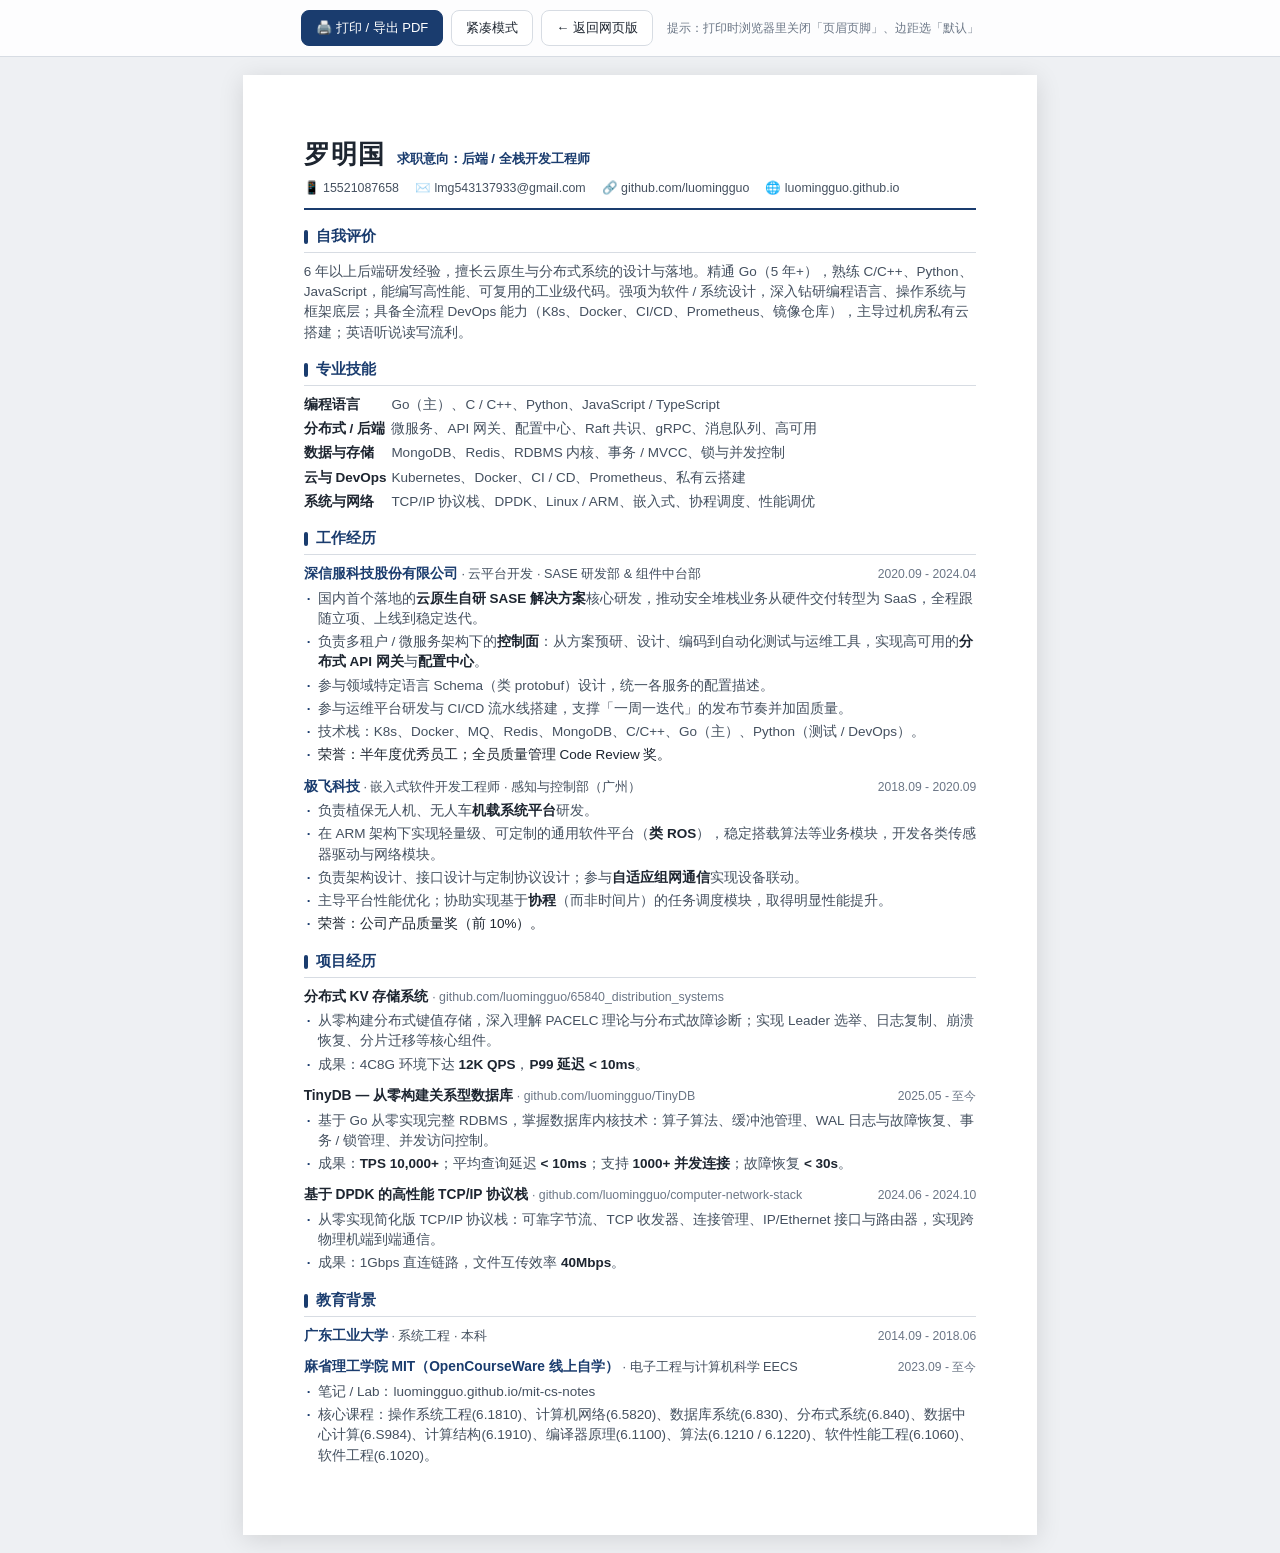
<file: resume.html>
<!DOCTYPE html>
<html lang="zh-CN">

<head>
	<meta charset="UTF-8">
	<meta name="viewport" content="width=device-width, initial-scale=1.0">
	<title>罗明国 — 后端 / 全栈开发工程师 · 简历</title>

	<!-- ============================================================
	     这是一份「打印用」的中文 A4 简历，独立于网站首页。
	     要修改内容：只改下面 <script id="resume-data"> 里的 data 对象即可，
	     不用动 HTML 结构或 CSS。改完刷新页面 → Ctrl/Cmd+P → 另存为 PDF。
	     右上角「紧凑 / 标准」可微调密度，帮你把简历压进 1~2 页。
	     ============================================================ -->

	<style>
		/* ---------- A4 页面设置 ---------- */
		@page {
			size: A4;
			margin: 12mm 14mm;
		}

		:root {
			--ink: #1d2530;
			--soft: #44505f;
			--mute: #6b7686;
			--line: #d7dce3;
			--accent: #1a3c6e;
			/* 密度变量：紧凑模式会被 JS 覆盖 */
			--gap-section: 16px;
			--gap-item: 11px;
			--lh: 1.5;
			--fs: 13.5px;
		}

		* { box-sizing: border-box; }

		html, body { margin: 0; padding: 0; }

		body {
			font-family: "PingFang SC", "Microsoft YaHei", "Hiragino Sans GB", "Source Han Sans SC", "Noto Sans CJK SC", sans-serif;
			color: var(--ink);
			background: #eef0f3;
			font-size: var(--fs);
			line-height: var(--lh);
		}

		/* 屏幕上模拟 A4 纸张 */
		.page {
			width: 210mm;
			min-height: 297mm;
			margin: 18px auto;
			padding: 16mm 16mm 14mm;
			background: #fff;
			box-shadow: 0 4px 24px rgba(0, 0, 0, .12);
		}

		/* ---------- 工具条（仅屏幕显示） ---------- */
		.toolbar {
			position: sticky;
			top: 0;
			z-index: 10;
			display: flex;
			gap: 8px;
			justify-content: center;
			align-items: center;
			padding: 10px;
			background: rgba(255, 255, 255, .85);
			backdrop-filter: blur(6px);
			border-bottom: 1px solid var(--line);
		}
		.toolbar button, .toolbar a {
			font: inherit;
			font-size: 13px;
			padding: 7px 14px;
			border-radius: 8px;
			border: 1px solid var(--line);
			background: #fff;
			color: var(--ink);
			cursor: pointer;
			text-decoration: none;
		}
		.toolbar button:hover, .toolbar a:hover { border-color: var(--accent); color: var(--accent); }
		.toolbar .primary { background: var(--accent); color: #fff; border-color: var(--accent); }
		.toolbar .hint { font-size: 12px; color: var(--mute); margin-left: 6px; }

		/* ---------- 头部 ---------- */
		.r-head { border-bottom: 2px solid var(--accent); padding-bottom: 10px; margin-bottom: var(--gap-section); }
		.r-name { font-size: 1.9em; font-weight: 800; letter-spacing: 1px; margin: 0; }
		.r-name .intent { font-size: .52em; font-weight: 600; color: var(--accent); margin-left: 12px; letter-spacing: 0; }
		.r-contact { margin-top: 6px; color: var(--soft); font-size: .92em; display: flex; flex-wrap: wrap; gap: 4px 16px; }
		.r-contact a { color: var(--soft); text-decoration: none; }

		/* ---------- 区块标题 ---------- */
		.section { margin-bottom: var(--gap-section); }
		.section-title {
			font-size: 1.08em;
			font-weight: 800;
			color: var(--accent);
			border-bottom: 1px solid var(--line);
			padding-bottom: 4px;
			margin: 0 0 9px;
			display: flex;
			align-items: center;
			gap: 8px;
		}
		.section-title::before {
			content: "";
			width: 4px; height: 14px;
			background: var(--accent);
			border-radius: 2px;
		}

		/* ---------- 自我评价 ---------- */
		.summary { color: var(--soft); margin: 0; }

		/* ---------- 技能 ---------- */
		.skills { margin: 0; }
		.skill-row { display: flex; margin-bottom: 4px; }
		.skill-k { flex: 0 0 6.5em; font-weight: 700; color: var(--ink); }
		.skill-v { color: var(--soft); }

		/* ---------- 经历条目 ---------- */
		.item { margin-bottom: var(--gap-item); break-inside: avoid; }
		.item:last-child { margin-bottom: 0; }
		.item-head { display: flex; justify-content: space-between; align-items: baseline; gap: 12px; }
		.item-title { font-weight: 700; font-size: 1.02em; }
		.item-org { color: var(--accent); font-weight: 600; }
		.item-meta { color: var(--soft); font-weight: 400; font-size: .92em; }
		.item-date { color: var(--mute); font-size: .9em; white-space: nowrap; flex-shrink: 0; }
		.item-sub { color: var(--soft); font-size: .92em; margin: 1px 0 5px; }
		.points { margin: 4px 0 0; padding-left: 0; list-style: none; }
		.points li { position: relative; padding-left: 14px; margin-bottom: 3px; color: var(--soft); }
		.points li::before { content: "·"; position: absolute; left: 3px; color: var(--accent); font-weight: 900; }
		.points li b { color: var(--ink); font-weight: 700; }
		.honor { color: var(--ink); }
		.repo { color: var(--mute); font-size: .9em; font-weight: 400; }

		/* ---------- 打印 ---------- */
		@media print {
			body { background: #fff; font-size: 10.8pt; }
			.toolbar { display: none !important; }
			.page { width: auto; min-height: 0; margin: 0; padding: 0; box-shadow: none; }
			a { color: inherit; }
			.section { break-inside: avoid-page; }
		}
	</style>
</head>

<body>

	<!-- 工具条：打印 & 密度切换（不会被打印） -->
	<div class="toolbar">
		<button class="primary" id="printBtn">🖨️ 打印 / 导出 PDF</button>
		<button id="densityBtn">紧凑模式</button>
		<a href="index.html">← 返回网页版</a>
		<span class="hint">提示：打印时浏览器里关闭「页眉页脚」、边距选「默认」</span>
	</div>

	<div class="page" id="page"></div>

	<!-- ============================================================
	     ↓↓↓ 改简历只改这里 ↓↓↓
	     ============================================================ -->
	<script id="resume-data">
		const data = {
			name: "罗明国",
			intent: "后端 / 全栈开发工程师",
			contacts: [
				{ label: "📱 15521087658" },
				{ label: "✉️ lmg543137933@gmail.com", link: "mailto:lmg543137933@gmail.com" },
				{ label: "🔗 github.com/luomingguo", link: "https://github.com/luomingguo" },
				{ label: "🌐 luomingguo.github.io", link: "https://luomingguo.github.io" },
			],

			summary:
				"6 年以上后端研发经验，擅长云原生与分布式系统的设计与落地。精通 Go（5 年+），熟练 C/C++、Python、JavaScript，" +
				"能编写高性能、可复用的工业级代码。强项为软件 / 系统设计，深入钻研编程语言、操作系统与框架底层；" +
				"具备全流程 DevOps 能力（K8s、Docker、CI/CD、Prometheus、镜像仓库），主导过机房私有云搭建；英语听说读写流利。",

			skills: [
				{ k: "编程语言", v: "Go（主）、C / C++、Python、JavaScript / TypeScript" },
				{ k: "分布式 / 后端", v: "微服务、API 网关、配置中心、Raft 共识、gRPC、消息队列、高可用" },
				{ k: "数据与存储", v: "MongoDB、Redis、RDBMS 内核、事务 / MVCC、锁与并发控制" },
				{ k: "云与 DevOps", v: "Kubernetes、Docker、CI / CD、Prometheus、私有云搭建" },
				{ k: "系统与网络", v: "TCP/IP 协议栈、DPDK、Linux / ARM、嵌入式、协程调度、性能调优" },
			],

			work: [
				{
					org: "深信服科技股份有限公司",
					role: "云平台开发 · SASE 研发部 & 组件中台部",
					date: "2020.09 - 2024.04",
					points: [
						"国内首个落地的<b>云原生自研 SASE 解决方案</b>核心研发，推动安全堆栈业务从硬件交付转型为 SaaS，全程跟随立项、上线到稳定迭代。",
						"负责多租户 / 微服务架构下的<b>控制面</b>：从方案预研、设计、编码到自动化测试与运维工具，实现高可用的<b>分布式 API 网关</b>与<b>配置中心</b>。",
						"参与领域特定语言 Schema（类 protobuf）设计，统一各服务的配置描述。",
						"参与运维平台研发与 CI/CD 流水线搭建，支撑「一周一迭代」的发布节奏并加固质量。",
						"技术栈：K8s、Docker、MQ、Redis、MongoDB、C/C++、Go（主）、Python（测试 / DevOps）。",
						"<span class='honor'>荣誉：半年度优秀员工；全员质量管理 Code Review 奖。</span>",
					],
				},
				{
					org: "极飞科技",
					role: "嵌入式软件开发工程师 · 感知与控制部（广州）",
					date: "2018.09 - 2020.09",
					points: [
						"负责植保无人机、无人车<b>机载系统平台</b>研发。",
						"在 ARM 架构下实现轻量级、可定制的通用软件平台（<b>类 ROS</b>），稳定搭载算法等业务模块，开发各类传感器驱动与网络模块。",
						"负责架构设计、接口设计与定制协议设计；参与<b>自适应组网通信</b>实现设备联动。",
						"主导平台性能优化；协助实现基于<b>协程</b>（而非时间片）的任务调度模块，取得明显性能提升。",
						"<span class='honor'>荣誉：公司产品质量奖（前 10%）。</span>",
					],
				},
			],

			projects: [
				{
					name: "分布式 KV 存储系统",
					repo: "github.com/luomingguo/65840_distribution_systems",
					points: [
						"从零构建分布式键值存储，深入理解 PACELC 理论与分布式故障诊断；实现 Leader 选举、日志复制、崩溃恢复、分片迁移等核心组件。",
						"成果：4C8G 环境下达 <b>12K QPS</b>，<b>P99 延迟 &lt; 10ms</b>。",
					],
				},
				{
					name: "TinyDB — 从零构建关系型数据库",
					repo: "github.com/luomingguo/TinyDB",
					date: "2025.05 - 至今",
					points: [
						"基于 Go 从零实现完整 RDBMS，掌握数据库内核技术：算子算法、缓冲池管理、WAL 日志与故障恢复、事务 / 锁管理、并发访问控制。",
						"成果：<b>TPS 10,000+</b>；平均查询延迟 <b>&lt; 10ms</b>；支持 <b>1000+ 并发连接</b>；故障恢复 <b>&lt; 30s</b>。",
					],
				},
				{
					name: "基于 DPDK 的高性能 TCP/IP 协议栈",
					repo: "github.com/luomingguo/computer-network-stack",
					date: "2024.06 - 2024.10",
					points: [
						"从零实现简化版 TCP/IP 协议栈：可靠字节流、TCP 收发器、连接管理、IP/Ethernet 接口与路由器，实现跨物理机端到端通信。",
						"成果：1Gbps 直连链路，文件互传效率 <b>40Mbps</b>。",
					],
				},
			],

			education: [
				{
					org: "广东工业大学",
					role: "系统工程 · 本科",
					date: "2014.09 - 2018.06",
				},
				{
					org: "麻省理工学院 MIT（OpenCourseWare 线上自学）",
					role: "电子工程与计算机科学 EECS",
					date: "2023.09 - 至今",
					points: [
						"笔记 / Lab：luomingguo.github.io/mit-cs-notes",
						"核心课程：操作系统工程(6.1810)、计算机网络(6.5820)、数据库系统(6.830)、分布式系统(6.840)、数据中心计算(6.S984)、计算结构(6.1910)、编译器原理(6.1100)、算法(6.1210 / 6.1220)、软件性能工程(6.1060)、软件工程(6.1020)。",
					],
				},
			],
		};
	</script>
	<!-- ============================================================
	     ↑↑↑ 改简历只改上面 ↑↑↑
	     ============================================================ -->

	<script>
		/* ---------- 渲染器：把 data 渲染成 A4 简历，无需手写 HTML ---------- */
		(function () {
			function esc(s) { return s == null ? "" : s; }

			function pointsHtml(points) {
				if (!points || !points.length) return "";
				return '<ul class="points">' +
					points.map(function (p) { return "<li>" + p + "</li>"; }).join("") +
					"</ul>";
			}

			function workItem(it) {
				return '<div class="item">' +
					'<div class="item-head">' +
						'<div class="item-title"><span class="item-org">' + esc(it.org) + '</span>' +
						(it.role ? ' <span class="item-meta">· ' + esc(it.role) + '</span>' : '') + '</div>' +
						'<div class="item-date">' + esc(it.date) + '</div>' +
					'</div>' +
					pointsHtml(it.points) +
				'</div>';
			}

			function projItem(it) {
				return '<div class="item">' +
					'<div class="item-head">' +
						'<div class="item-title">' + esc(it.name) +
						(it.repo ? ' <span class="repo">· ' + esc(it.repo) + '</span>' : '') + '</div>' +
						(it.date ? '<div class="item-date">' + esc(it.date) + '</div>' : '') +
					'</div>' +
					pointsHtml(it.points) +
				'</div>';
			}

			function eduItem(it) {
				return '<div class="item">' +
					'<div class="item-head">' +
						'<div class="item-title"><span class="item-org">' + esc(it.org) + '</span>' +
						(it.role ? ' <span class="item-meta">· ' + esc(it.role) + '</span>' : '') + '</div>' +
						'<div class="item-date">' + esc(it.date) + '</div>' +
					'</div>' +
					pointsHtml(it.points) +
				'</div>';
			}

			function section(title, inner) {
				return '<div class="section"><h2 class="section-title">' + title + '</h2>' + inner + '</div>';
			}

			var head =
				'<div class="r-head">' +
					'<h1 class="r-name">' + esc(data.name) +
						(data.intent ? '<span class="intent">求职意向：' + esc(data.intent) + '</span>' : '') +
					'</h1>' +
					'<div class="r-contact">' +
						data.contacts.map(function (c) {
							return c.link
								? '<a href="' + c.link + '">' + esc(c.label) + '</a>'
								: '<span>' + esc(c.label) + '</span>';
						}).join('') +
					'</div>' +
				'</div>';

			var html = head;
			if (data.summary) html += section("自我评价", '<p class="summary">' + data.summary + '</p>');
			if (data.skills) html += section("专业技能",
				'<div class="skills">' + data.skills.map(function (s) {
					return '<div class="skill-row"><div class="skill-k">' + esc(s.k) + '</div><div class="skill-v">' + esc(s.v) + '</div></div>';
				}).join('') + '</div>');
			if (data.work) html += section("工作经历", data.work.map(workItem).join(''));
			if (data.projects) html += section("项目经历", data.projects.map(projItem).join(''));
			if (data.education) html += section("教育背景", data.education.map(eduItem).join(''));

			document.getElementById("page").innerHTML = html;

			/* ---------- 工具条交互 ---------- */
			document.getElementById("printBtn").addEventListener("click", function () { window.print(); });

			var root = document.documentElement;
			var compact = localStorage.getItem("resume-compact") === "1";
			var btn = document.getElementById("densityBtn");
			function applyDensity() {
				if (compact) {
					root.style.setProperty("--gap-section", "11px");
					root.style.setProperty("--gap-item", "7px");
					root.style.setProperty("--lh", "1.4");
					root.style.setProperty("--fs", "12.8px");
					btn.textContent = "标准模式";
				} else {
					root.style.removeProperty("--gap-section");
					root.style.removeProperty("--gap-item");
					root.style.removeProperty("--lh");
					root.style.removeProperty("--fs");
					btn.textContent = "紧凑模式";
				}
			}
			btn.addEventListener("click", function () {
				compact = !compact;
				localStorage.setItem("resume-compact", compact ? "1" : "0");
				applyDensity();
			});
			applyDensity();
		})();
	</script>
</body>

</html>
</file>
